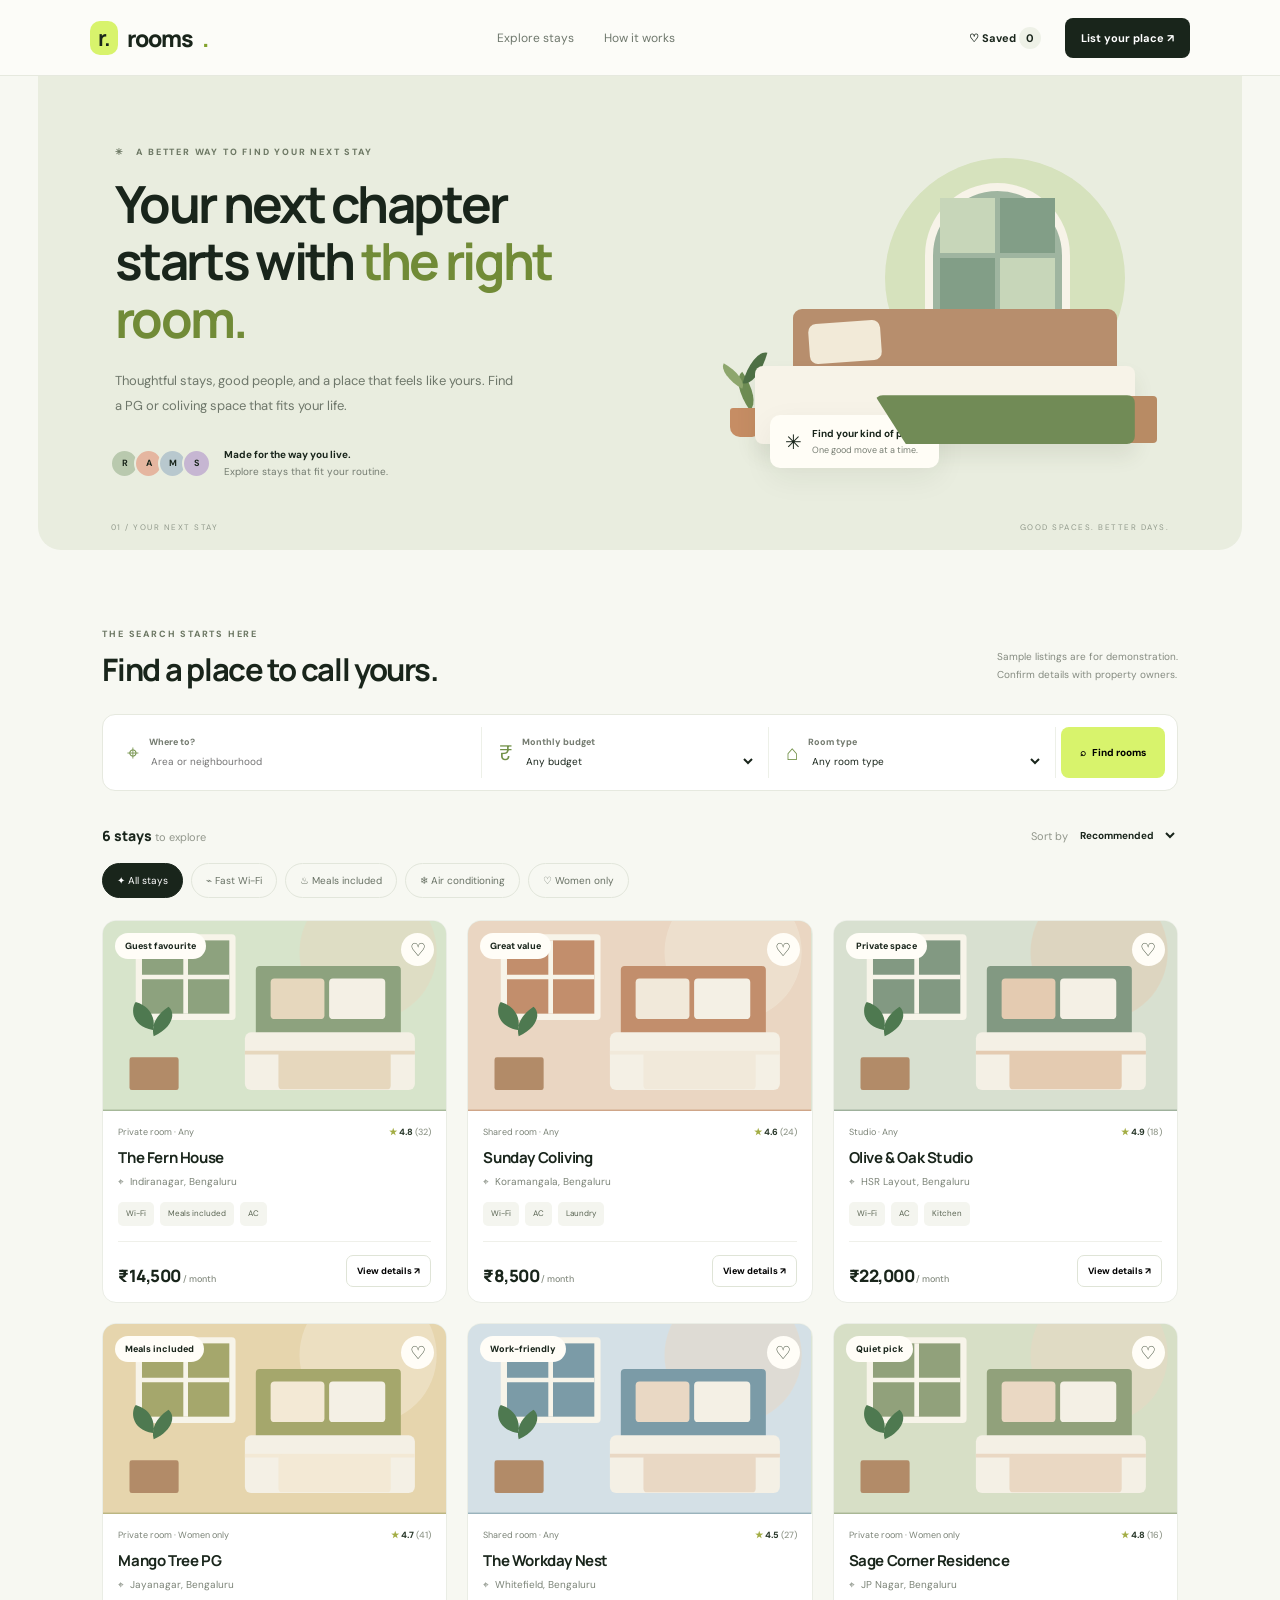
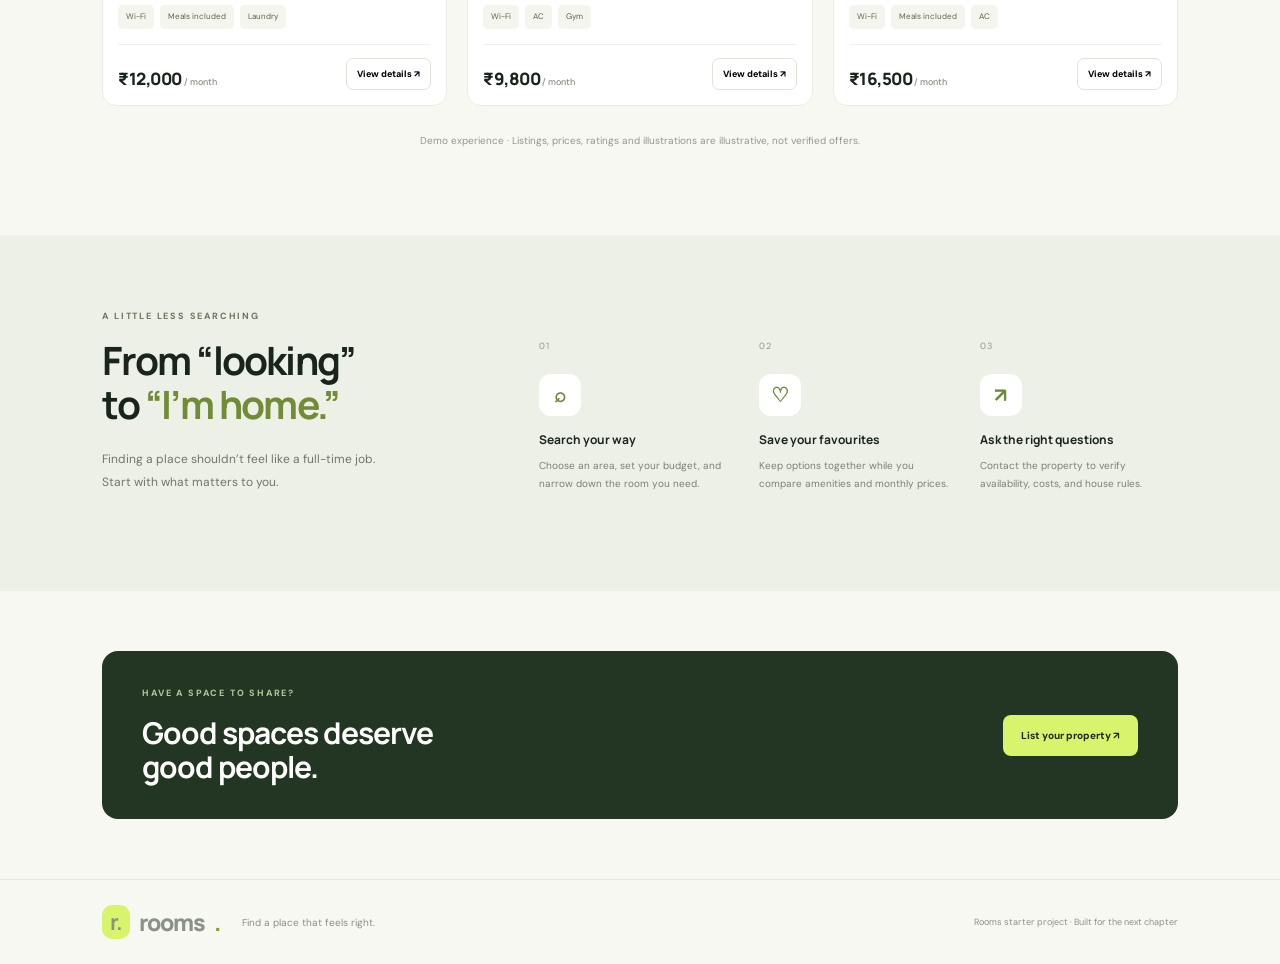
<file: index.html>
<!doctype html>
<html lang="en"><head><meta charset="utf-8"><meta name="viewport" content="width=device-width,initial-scale=1"><meta name="theme-color" content="#17231a"><meta name="description" content="Explore PG rooms and coliving stays with Rooms."><title>Rooms — Find a place that feels right</title><link rel="preconnect" href="https://fonts.googleapis.com"><link href="https://fonts.googleapis.com/css2?family=DM+Sans:wght@400;500;600;700&family=Manrope:wght@400;600;700;800&display=swap" rel="stylesheet"><link rel="stylesheet" href="styles.css"><script src="app.js" defer></script></head>
<body><header class="topbar"><a class="brand" href="#"><b>r.</b> rooms<span>.</span></a><nav><a href="#explore">Explore stays</a><a href="#how">How it works</a></nav><div class="head-actions"><button id="savedToggle">♡ Saved <i id="savedCount">0</i></button><a class="host" href="mailto:hello@rooms.example?subject=List%20my%20property">List your place ↗</a></div></header>
<main><section class="hero"><div class="hero-copy"><p class="eyebrow">✳ &nbsp; A BETTER WAY TO FIND YOUR NEXT STAY</p><h1>Your next chapter<br>starts with <em>the right room.</em></h1><p class="lead">Thoughtful stays, good people, and a place that feels like yours. Find a PG or coliving space that fits your life.</p><div class="trust"><span class="avatars"><b>R</b><b>A</b><b>M</b><b>S</b></span><p><strong>Made for the way you live.</strong><br>Explore stays that fit your routine.</p></div></div><div class="hero-art" aria-label="Illustration of a welcoming bedroom"><div class="sun"></div><div class="window"><i></i><i></i><i></i><i></i></div><div class="plant"><i></i><i></i><i></i><b></b></div><div class="bed"><div class="headboard"></div><div class="pillow"></div><div class="mattress"></div><div class="blanket"></div></div><div class="table"></div><div class="art-note">✳ <span><b>Find your kind of place</b><small>One good move at a time.</small></span></div></div><div class="hero-foot"><span>01 / YOUR NEXT STAY</span><span>GOOD SPACES. BETTER DAYS.</span></div></section>
<section class="explore" id="explore"><div class="section-head"><div><p class="eyebrow">THE SEARCH STARTS HERE</p><h2>Find a place to call yours.</h2></div><p class="note">Sample listings are for demonstration.<br>Confirm details with property owners.</p></div>
<form id="searchForm" class="search"><label>⌖ <span><small>Where to?</small><input id="location" placeholder="Area or neighbourhood" type="search"></span></label><label>₹ <span><small>Monthly budget</small><select id="budget"><option value="any">Any budget</option><option value="10000">Up to ₹10,000</option><option value="15000">Up to ₹15,000</option><option value="20000">Up to ₹20,000</option><option value="25000">Up to ₹25,000</option></select></span></label><label>⌂ <span><small>Room type</small><select id="type"><option value="all">Any room type</option><option>Private room</option><option>Shared room</option><option>Studio</option></select></span></label><button class="search-btn">⌕ &nbsp; Find rooms</button></form>
<div class="toolbar"><div><strong id="resultCount">6 stays</strong><span> to explore</span></div><label>Sort by <select id="sort"><option value="recommended">Recommended</option><option value="price-asc">Price: low to high</option><option value="price-desc">Price: high to low</option><option value="rating">Top rated</option></select></label></div>
<div class="chips"><button class="chip active" data-filter="all">✦ All stays</button><button class="chip" data-filter="Wi-Fi">⌁ Fast Wi-Fi</button><button class="chip" data-filter="Meals included">♨ Meals included</button><button class="chip" data-filter="AC">❄ Air conditioning</button><button class="chip" data-filter="Women only">♡ Women only</button></div>
<div id="grid" class="grid" aria-live="polite"></div><div id="empty" class="empty hidden"><div>⌕</div><h3>No stays match just yet</h3><p>Try another area, increase your budget, or clear your filters.</p><button id="clear">Clear all filters</button></div><p class="disclaimer">Demo experience · Listings, prices, ratings and illustrations are illustrative, not verified offers.</p></section>
<section class="how" id="how"><div><p class="eyebrow">A LITTLE LESS SEARCHING</p><h2>From “looking”<br>to <em>“I’m home.”</em></h2><p class="lead">Finding a place shouldn’t feel like a full-time job. Start with what matters to you.</p></div><div class="steps"><article><small>01</small><b>⌕</b><h3>Search your way</h3><p>Choose an area, set your budget, and narrow down the room you need.</p></article><article><small>02</small><b>♡</b><h3>Save your favourites</h3><p>Keep options together while you compare amenities and monthly prices.</p></article><article><small>03</small><b>↗</b><h3>Ask the right questions</h3><p>Contact the property to verify availability, costs, and house rules.</p></article></div></section>
<section class="cta"><div><p class="eyebrow">HAVE A SPACE TO SHARE?</p><h2>Good spaces deserve<br>good people.</h2></div><a href="mailto:hello@rooms.example?subject=List%20my%20property">List your property ↗</a></section></main><footer><a class="brand" href="#"><b>r.</b> rooms<span>.</span></a><p>Find a place that feels right.</p><small>Rooms starter project · Built for the next chapter</small></footer>
<dialog id="dialog"><button id="close" class="close" aria-label="Close">×</button><div id="details"></div></dialog><div id="toast" role="status" aria-live="polite"></div></body></html>
</file>
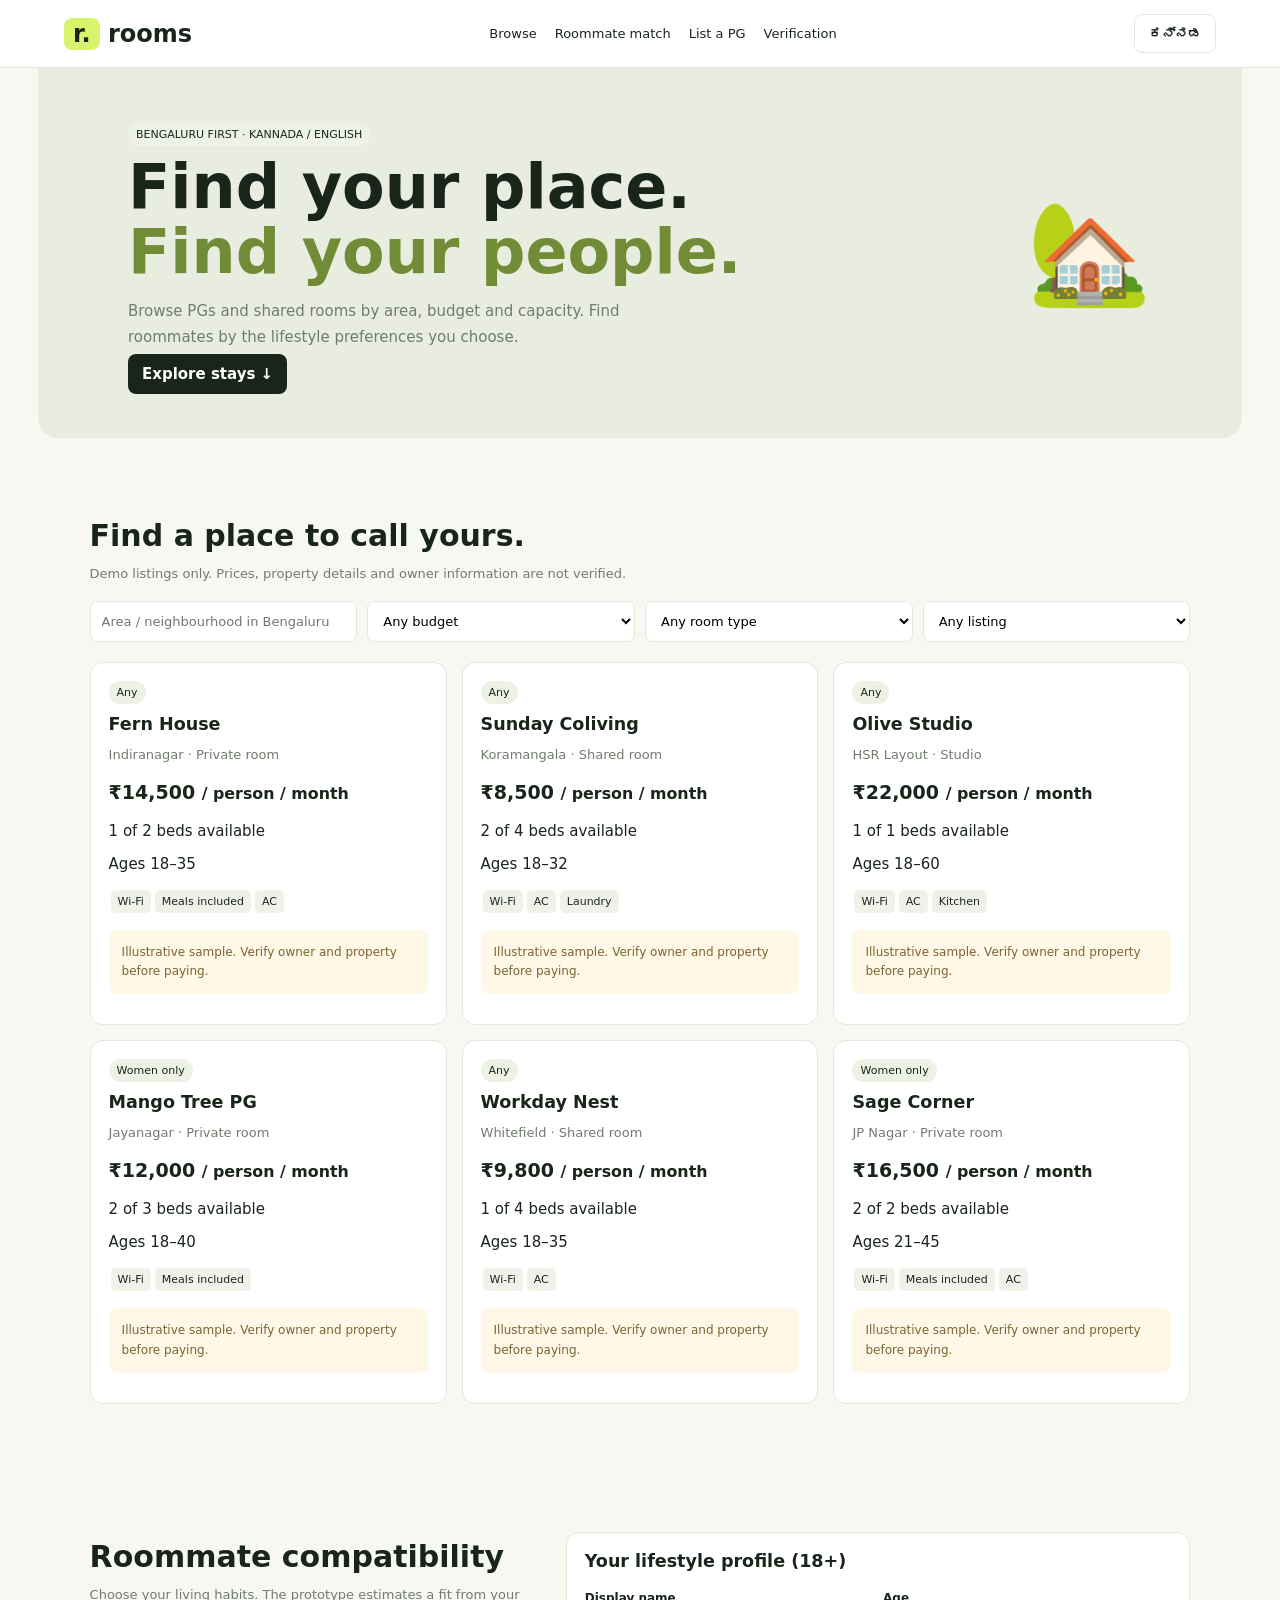
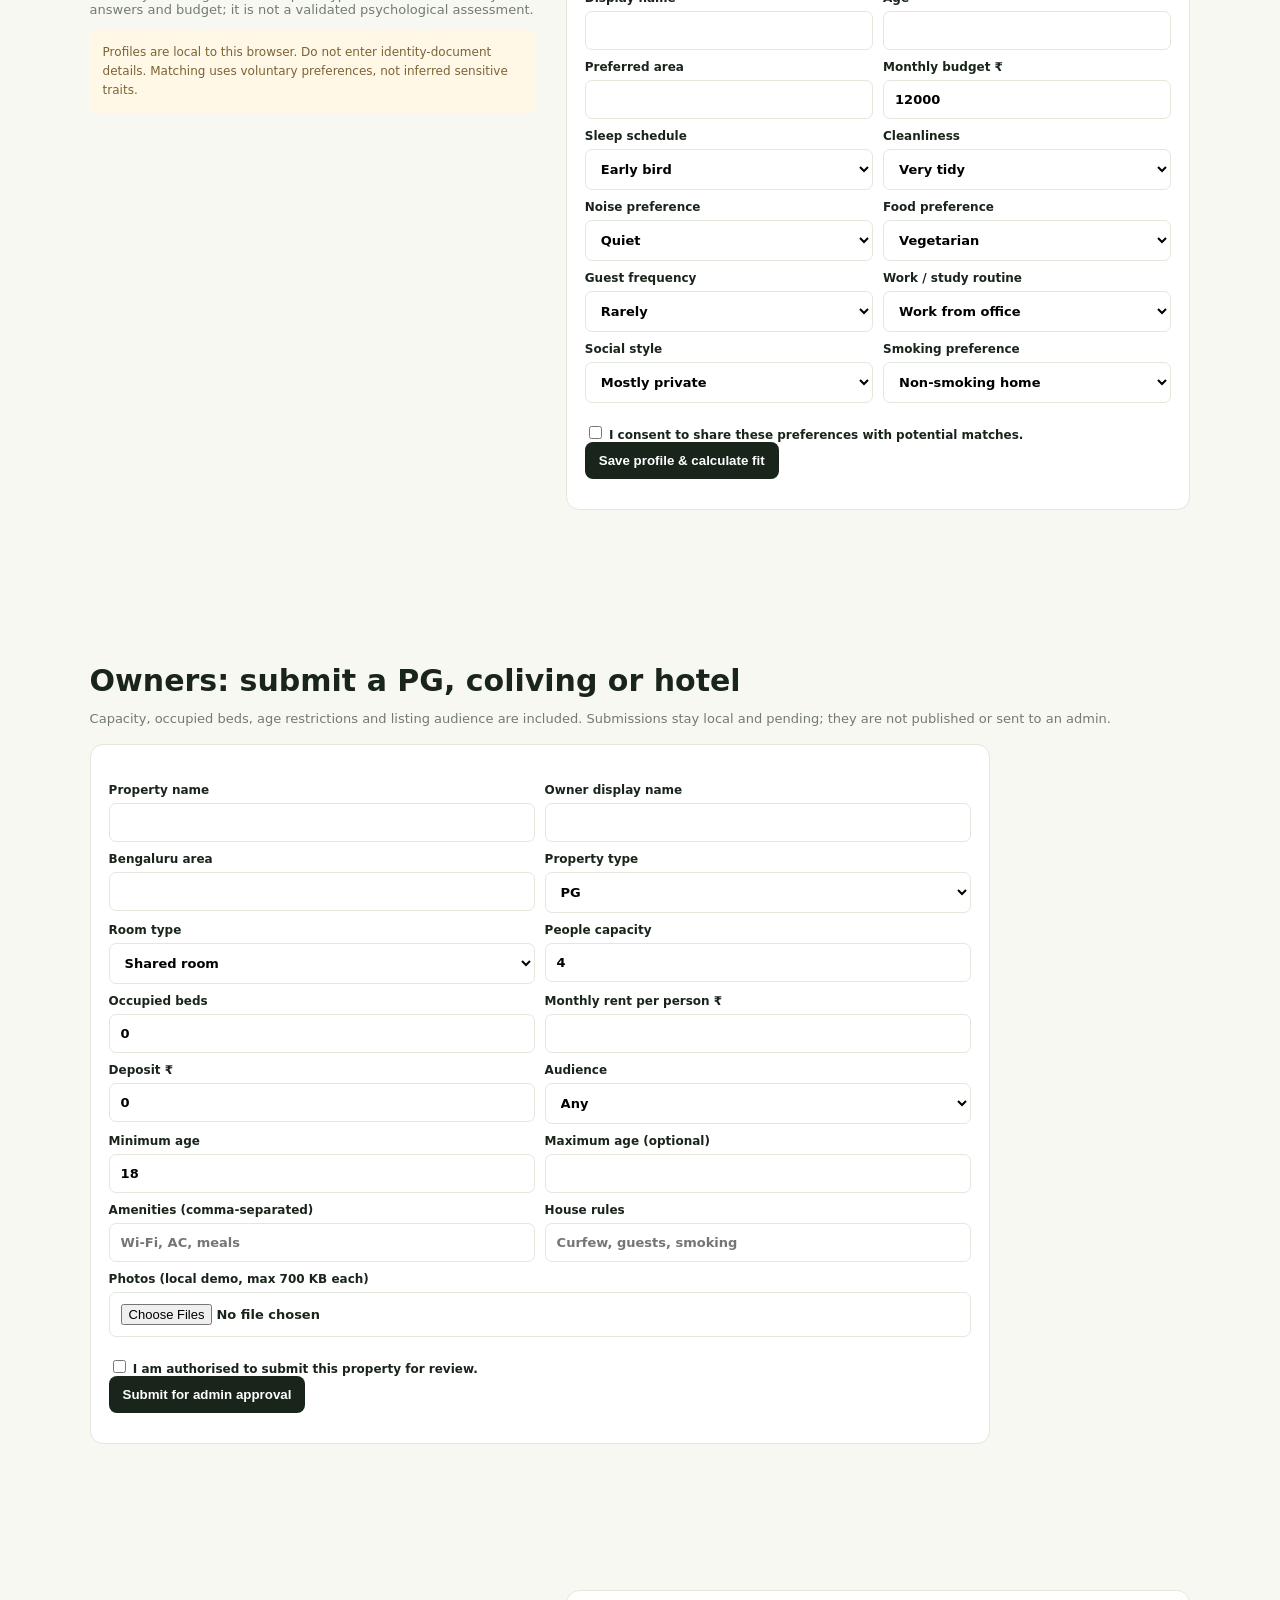
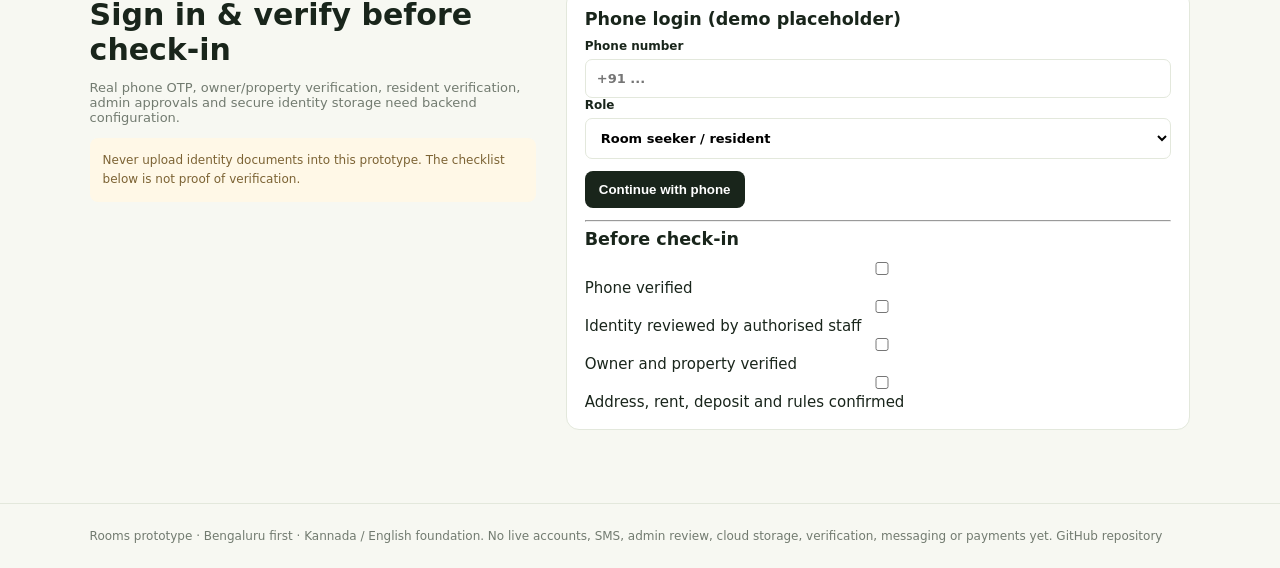
<file: rooms-v2.html>
<!doctype html>
<html lang="en"><meta charset="utf-8"><meta name="viewport" content="width=device-width,initial-scale=1"><title>Rooms — Bengaluru PG & Roommate Finder</title>
<style>
:root{--ink:#19251b;--paper:#f7f8f2;--green:#d8f36c;--muted:#727b70;--line:#e3e8dc}*{box-sizing:border-box}body{margin:0;background:var(--paper);color:var(--ink);font:15px system-ui,sans-serif}header{position:sticky;top:0;background:#fff;padding:14px 5%;display:flex;justify-content:space-between;align-items:center;border-bottom:1px solid var(--line);z-index:2;gap:12px;flex-wrap:wrap}a{color:inherit;text-decoration:none}.brand{font-size:24px;font-weight:900}.brand b{background:var(--green);padding:2px 9px;border-radius:8px}nav{display:flex;gap:18px;font-size:13px}button,.btn{border:0;border-radius:8px;padding:11px 14px;background:var(--ink);color:white;font-weight:700;cursor:pointer}button.alt,.btn.alt{background:white;color:var(--ink);border:1px solid var(--line)}.hero{background:#e9eddf;margin:0 3%;padding:55px 7%;border-radius:0 0 20px 20px;display:flex;align-items:center;justify-content:space-between;gap:25px}.hero h1{font-size:clamp(36px,5vw,62px);line-height:1.05;margin:8px 0}.hero em{color:#718b37;font-style:normal}.hero p{color:var(--muted);line-height:1.7;max-width:550px}.hero .art{font-size:100px}.section{padding:55px 7%;max-width:1400px;margin:auto}.section h2{font-size:30px;margin-bottom:6px}.muted{color:var(--muted);font-size:13px}.filters,.formgrid{display:grid;grid-template-columns:repeat(4,minmax(0,1fr));gap:10px;margin:20px 0}.filters input,.filters select,input,select,textarea{min-width:0;width:100%;padding:11px;border:1px solid var(--line);border-radius:7px;background:white;font:inherit;font-size:13px}.cards{display:grid;grid-template-columns:repeat(3,minmax(0,1fr));gap:15px}.card,.panel{background:white;border:1px solid var(--line);border-radius:13px;padding:18px}.card h3{margin:10px 0 5px}.tag{display:inline-block;background:#eef2e5;padding:5px 8px;border-radius:20px;font-size:11px}.price{font-size:19px;font-weight:800}.formgrid{grid-template-columns:repeat(2,minmax(0,1fr))}.field{display:flex;flex-direction:column;gap:6px;font-size:12px;font-weight:700}.wide{grid-column:1/-1}.panel{max-width:900px;margin:18px 0}.panel h3{margin:0 0 10px}.status{font-size:12px;color:#5d7337;line-height:1.6}.pill{display:inline-block;background:#f0f2ea;border-radius:5px;padding:5px 7px;font-size:11px;margin:2px}.notice{padding:13px;background:#fff8e7;border-radius:8px;color:#7c6334;font-size:12px;line-height:1.6}.split{display:grid;grid-template-columns:1fr 1.4fr;gap:30px}.match{border:1px solid var(--line);padding:13px;border-radius:9px;background:white}.match strong{font-size:20px;color:#58712b}footer{border-top:1px solid var(--line);padding:25px 7%;font-size:12px;color:var(--muted)}@media(max-width:800px){.hero .art{display:none}.cards{grid-template-columns:repeat(2,minmax(0,1fr))}.filters{grid-template-columns:repeat(2,minmax(0,1fr))}.split{grid-template-columns:1fr}}@media(max-width:500px){nav{width:100%;order:3;overflow:auto}.cards{grid-template-columns:1fr}.formgrid{grid-template-columns:1fr}.wide{grid-column:auto}.section{padding:35px 5%}.hero{padding:40px 6%}}
</style>
<header><a class="brand" href="#"><b>r.</b> rooms</a><nav><a href="#browse">Browse</a><a href="#profile">Roommate match</a><a href="#owner">List a PG</a><a href="#verify">Verification</a></nav><button id="language" class="alt">ಕನ್ನಡ</button></header>
<section class="hero"><div><span class="tag">BENGALURU FIRST · KANNADA / ENGLISH</span><h1>Find your place.<br><em>Find your people.</em></h1><p>Browse PGs and shared rooms by area, budget and capacity. Find roommates by the lifestyle preferences you choose.</p><a class="btn" href="#browse">Explore stays ↓</a></div><div class="art" aria-hidden="true">🏡</div></section>
<section class="section" id="browse"><h2>Find a place to call yours.</h2><p class="muted">Demo listings only. Prices, property details and owner information are not verified.</p><div class="filters"><input id="q" placeholder="Area / neighbourhood in Bengaluru"><select id="budget"><option value="999999">Any budget</option><option value="10000">Up to ₹10,000</option><option value="15000">Up to ₹15,000</option><option value="20000">Up to ₹20,000</option></select><select id="room"><option>Any room type</option><option>Shared room</option><option>Private room</option><option>Studio</option></select><select id="audience"><option>Any listing</option><option>Women only</option><option>Men only</option></select></div><div id="cards" class="cards"></div></section>
<section class="section split" id="profile"><div><h2>Roommate compatibility</h2><p class="muted">Choose your living habits. The prototype estimates a fit from your answers and budget; it is not a validated psychological assessment.</p><div class="notice">Profiles are local to this browser. Do not enter identity-document details. Matching uses voluntary preferences, not inferred sensitive traits.</div></div><form id="profileForm" class="panel"><h3>Your lifestyle profile (18+)</h3><div class="formgrid"><label class="field">Display name<input name="name" required maxlength="50"></label><label class="field">Age<input name="age" type="number" min="18" max="100" required></label><label class="field">Preferred area<input name="area" required></label><label class="field">Monthly budget ₹<input name="budget" type="number" min="0" value="12000" required></label><label class="field">Sleep schedule<select name="sleep"><option>Early bird</option><option>Night owl</option><option>Flexible</option></select></label><label class="field">Cleanliness<select name="clean"><option>Very tidy</option><option>Balanced</option><option>Relaxed</option></select></label><label class="field">Noise preference<select name="noise"><option>Quiet</option><option>Balanced</option><option>Lively</option></select></label><label class="field">Food preference<select name="food"><option>Vegetarian</option><option>Non-vegetarian</option><option>Vegan</option><option>No preference</option></select></label><label class="field">Guest frequency<select name="guests"><option>Rarely</option><option>Sometimes</option><option>Often</option></select></label><label class="field">Work / study routine<select name="routine"><option>Work from office</option><option>Work from home</option><option>Student</option><option>Flexible</option></select></label><label class="field">Social style<select name="social"><option>Mostly private</option><option>Balanced</option><option>Very social</option></select></label><label class="field">Smoking preference<select name="smoking"><option>Non-smoking home</option><option>Smoking okay</option></select></label></div><label class="field"><span><input type="checkbox" name="consent" required style="width:auto"> I consent to share these preferences with potential matches.</span></label><button>Save profile & calculate fit</button><p id="profileStatus" class="status"></p><div id="matches" class="cards"></div></form></section>
<section class="section" id="owner"><h2>Owners: submit a PG, coliving or hotel</h2><p class="muted">Capacity, occupied beds, age restrictions and listing audience are included. Submissions stay local and pending; they are not published or sent to an admin.</p><form id="listingForm" class="panel"><div class="formgrid"><label class="field">Property name<input name="name" required></label><label class="field">Owner display name<input name="owner" required></label><label class="field">Bengaluru area<input name="area" required></label><label class="field">Property type<select name="kind"><option>PG</option><option>Coliving</option><option>Hotel</option><option>Hostel</option><option>Apartment</option></select></label><label class="field">Room type<select name="room"><option>Shared room</option><option>Private room</option><option>Studio</option></select></label><label class="field">People capacity<input name="capacity" type="number" min="1" max="30" value="4" required></label><label class="field">Occupied beds<input name="occupied" type="number" min="0" max="30" value="0" required></label><label class="field">Monthly rent per person ₹<input name="price" type="number" min="0" required></label><label class="field">Deposit ₹<input name="deposit" type="number" min="0" value="0"></label><label class="field">Audience<select name="audience"><option>Any</option><option>Women only</option><option>Men only</option></select></label><label class="field">Minimum age<input name="minAge" type="number" min="18" max="100" value="18" required></label><label class="field">Maximum age (optional)<input name="maxAge" type="number" min="18" max="100"></label><label class="field">Amenities (comma-separated)<input name="amenities" placeholder="Wi-Fi, AC, meals"></label><label class="field">House rules<input name="rules" placeholder="Curfew, guests, smoking"></label><label class="field wide">Photos (local demo, max 700 KB each)<input name="photos" type="file" accept="image/*" multiple></label></div><label class="field"><span><input type="checkbox" name="confirm" required style="width:auto"> I am authorised to submit this property for review.</span></label><button>Submit for admin approval</button><p id="listingStatus" class="status"></p></form></section>
<section class="section split" id="verify"><div><h2>Sign in & verify before check-in</h2><p class="muted">Real phone OTP, owner/property verification, resident verification, admin approvals and secure identity storage need backend configuration.</p><div class="notice">Never upload identity documents into this prototype. The checklist below is not proof of verification.</div></div><div class="panel"><h3>Phone login (demo placeholder)</h3><form id="authForm"><label class="field">Phone number<input name="phone" type="tel" pattern="[+0-9 ()-]{8,20}" placeholder="+91 ..." required></label><label class="field">Role<select name="role"><option>Room seeker / resident</option><option>Property owner</option></select></label><button style="margin-top:12px">Continue with phone</button><p id="authStatus" class="status"></p></form><hr><h3>Before check-in</h3><label><input type="checkbox"> Phone verified</label><br><label><input type="checkbox"> Identity reviewed by authorised staff</label><br><label><input type="checkbox"> Owner and property verified</label><br><label><input type="checkbox"> Address, rent, deposit and rules confirmed</label></div></section>
<footer>Rooms prototype · Bengaluru first · Kannada / English foundation. No live accounts, SMS, admin review, cloud storage, verification, messaging or payments yet. <a href="https://github.com/nohith/Rooms">GitHub repository</a></footer>
<script>
const seed=[{id:1,name:"Fern House",area:"Indiranagar",room:"Private room",price:14500,capacity:2,occupied:1,audience:"Any",minAge:18,maxAge:35,amenities:["Wi-Fi","Meals included","AC"]},{id:2,name:"Sunday Coliving",area:"Koramangala",room:"Shared room",price:8500,capacity:4,occupied:2,audience:"Any",minAge:18,maxAge:32,amenities:["Wi-Fi","AC","Laundry"]},{id:3,name:"Olive Studio",area:"HSR Layout",room:"Studio",price:22000,capacity:1,occupied:0,audience:"Any",minAge:18,maxAge:60,amenities:["Wi-Fi","AC","Kitchen"]},{id:4,name:"Mango Tree PG",area:"Jayanagar",room:"Private room",price:12000,capacity:3,occupied:1,audience:"Women only",minAge:18,maxAge:40,amenities:["Wi-Fi","Meals included"]},{id:5,name:"Workday Nest",area:"Whitefield",room:"Shared room",price:9800,capacity:4,occupied:3,audience:"Any",minAge:18,maxAge:35,amenities:["Wi-Fi","AC"]},{id:6,name:"Sage Corner",area:"JP Nagar",room:"Private room",price:16500,capacity:2,occupied:0,audience:"Women only",minAge:21,maxAge:45,amenities:["Wi-Fi","Meals included","AC"]}];
function get(k,d){try{return JSON.parse(localStorage.getItem("rooms-"+k))||d}catch(e){return d}}function set(k,v){try{localStorage.setItem("rooms-"+k,JSON.stringify(v))}catch(e){}}function esc(s){return String(s||"").replace(/[&<>"']/g,c=>({"&":"&amp;","<":"&lt;",">":"&gt;",'"':"&quot;","'":"&#39;"}[c]))}function cash(n){return "₹"+Number(n).toLocaleString("en-IN")}let custom=get("listings",[]),profile=get("profile",null);
function listings(){return custom.concat(seed)}function draw(){let q=document.querySelector("#q").value.toLowerCase(),b=+document.querySelector("#budget").value,r=document.querySelector("#room").value,a=document.querySelector("#audience").value;let arr=listings().filter(x=>x.status!=="pending"&&Number(x.capacity)>Number(x.occupied)&&(!q||(x.area+" "+x.name).toLowerCase().includes(q))&&x.price<=b&&(r==="Any room type"||x.room===r)&&(a==="Any listing"||x.audience===a));document.querySelector("#cards").innerHTML=arr.map(x=>'<article class="card"><span class="tag">'+esc(x.audience||"Any")+'</span><h3>'+esc(x.name)+'</h3><p class="muted">'+esc(x.area)+' · '+esc(x.room)+'</p><p class="price">'+cash(x.price)+' <small>/ person / month</small></p><p>'+Math.max(0,x.capacity-x.occupied)+' of '+x.capacity+' beds available</p><p>Ages '+x.minAge+(x.maxAge?"–"+x.maxAge:"+")+'</p><p>'+((x.amenities||[]).map(t=>'<span class="pill">'+esc(t)+'</span>').join(""))+'</p><p class="notice">Illustrative sample. Verify owner and property before paying.</p></article>').join("")||'<p class="muted">No results. Widen your filters.</p>'}
["q","budget","room","audience"].forEach(id=>document.getElementById(id).addEventListener("input",draw));draw();
function fit(a,p){let keys=["sleep","clean","noise","food","guests","routine","social","smoking"],score=0,n=0;keys.forEach(k=>{if(a[k]){n++;if(a[k]===p[k])score++}});return Math.round((n?score/n*.8:.4)*100+(Number(a.price)<=p.budget?20:0))}
document.querySelector("#profileForm").addEventListener("submit",e=>{e.preventDefault();let f=new FormData(e.target),p=Object.fromEntries(f.entries());p.age=+p.age;p.budget=+p.budget;if(p.age<18){document.querySelector("#profileStatus").textContent="This pilot is for adults aged 18+.";return}profile=p;set("profile",p);document.querySelector("#profileStatus").textContent="Saved in this browser only. Seed listings do not contain detailed roommate preferences, so scores are early estimates, not true person-to-person matches.";document.querySelector("#matches").innerHTML=listings().filter(x=>x.status!=="pending"&&x.audience==="Any"&&x.price<=p.budget&&p.age>=x.minAge&&(!x.maxAge||p.age<=x.maxAge)&&x.capacity>x.occupied).map(x=>'<div class="match"><b>'+esc(x.name)+'</b><p>'+esc(x.area)+' · '+cash(x.price)+'</p><strong>'+fit(x,p)+'% budget/profile fit</strong><p class="muted">Property-level estimate, not roommate compatibility.</p></div>').join("")||"No sample listings match these filters."});
document.querySelector("#listingForm").addEventListener("submit",async e=>{e.preventDefault();let f=new FormData(e.target),x=Object.fromEntries(f.entries());x.capacity=+x.capacity;x.occupied=+x.occupied;x.price=+x.price;x.deposit=+x.deposit;x.minAge=+x.minAge;x.maxAge=x.maxAge?+x.maxAge:null;if(x.occupied>x.capacity){document.querySelector("#listingStatus").textContent="Occupied beds cannot exceed room capacity.";return}if(x.maxAge&&x.maxAge<x.minAge){document.querySelector("#listingStatus").textContent="Maximum age must be at least the minimum age.";return}let files=Array.from(e.target.elements.photos.files);if(files.some(z=>z.size>700000)){document.querySelector("#listingStatus").textContent="Each demo photo must be below 700 KB.";return}try{x.photos=await Promise.all(files.map(z=>new Promise((resolve,reject)=>{let r=new FileReader();r.onload=()=>resolve(r.result);r.onerror=reject;r.readAsDataURL(z)})))}catch(err){document.querySelector("#listingStatus").textContent="Could not read photos.";return}x.amenities=String(x.amenities||"").split(",").map(z=>z.trim()).filter(Boolean);x.id="local-"+Date.now();x.status="pending";x.submittedAt=new Date().toISOString();custom.unshift(x);set("listings",custom);document.querySelector("#listingStatus").textContent="Saved as pending in this browser. Not sent to admin and not published to other users.";e.target.reset();});
document.querySelector("#authForm").addEventListener("submit",e=>{e.preventDefault();document.querySelector("#authStatus").textContent="Demo only: no SMS was sent and no account was created. Configure Supabase Phone Auth and an SMS provider for real OTP login."});
document.querySelector("#language").addEventListener("click",e=>{let kn=document.documentElement.lang!=="kn";document.documentElement.lang=kn?"kn":"en";e.target.textContent=kn?"English":"ಕನ್ನಡ";document.querySelector(".hero h1").innerHTML=kn?"ನಿಮ್ಮ ಸ್ಥಳ ಹುಡುಕಿ.<br><em>ನಿಮ್ಮ ಜನರನ್ನು ಹುಡುಕಿ.</em>":"Find your place.<br><em>Find your people.</em>";document.querySelector(".hero p").textContent=kn?"ಬೆಂಗಳೂರು PG ಮತ್ತು ಹಂಚಿಕೊಂಡ ಕೊಠಡಿಗಳನ್ನು ಪ್ರದೇಶ, ಬಜೆಟ್ ಮತ್ತು ಸಾಮರ್ಥ್ಯದ ಆಧಾರದಲ್ಲಿ ಹುಡುಕಿ.":"Browse PGs and shared rooms by area, budget and capacity. Find roommates by the lifestyle preferences you choose.";});
</script></html>
</file>
<file: styles.css>
:root{--ink:#19251b;--muted:#7a8276;--paper:#f7f8f2;--green:#d8f36c;--line:#e6e9df}*{box-sizing:border-box}html{scroll-behavior:smooth;scroll-padding-top:80px}body{margin:0;background:var(--paper);color:var(--ink);font-family:"DM Sans",sans-serif}button,input,select{font:inherit}button,a{cursor:pointer}a{color:inherit;text-decoration:none}.topbar{height:76px;padding:0 7%;display:flex;align-items:center;justify-content:space-between;background:#fcfcf8;border-bottom:1px solid var(--line);position:sticky;top:0;z-index:5}.brand{font:800 23px Manrope,sans-serif;letter-spacing:-1px;display:flex;align-items:center;gap:9px}.brand b{font-size:22px;background:var(--green);border-radius:10px;padding:2px 8px}.brand span{color:#83a32d}.topbar nav{display:flex;gap:30px;font-size:12px;color:#6f786d}.head-actions{display:flex;align-items:center;gap:18px;font-size:11px;font-weight:700}.head-actions button{border:0;background:none;color:var(--ink);font-weight:700}.head-actions i{font-style:normal;background:#eef1e7;border-radius:50%;padding:4px 7px}.host{background:var(--ink);color:#fff;padding:13px 16px;border-radius:8px}.hero{position:relative;min-height:465px;margin:0 3%;padding:70px 6%;background:#e9eddf;border-radius:0 0 23px 23px;display:grid;grid-template-columns:1fr .9fr;align-items:center;overflow:hidden}.hero-copy{z-index:1}.eyebrow{font-size:9px;letter-spacing:1.8px;font-weight:800;color:#6d7864;margin:0 0 17px}.hero h1,.section-head h2,.how h2,.cta h2{font:700 clamp(35px,4vw,57px)/1.12 Manrope,sans-serif;letter-spacing:-2.7px;margin:0}.hero h1 em,.how h2 em{font-style:normal;color:#718b37}.lead{font-size:13px;line-height:1.9;color:#6e776a;max-width:400px;margin:22px 0}.trust{display:flex;align-items:center;gap:13px;margin-top:28px}.avatars{display:flex}.avatars b{display:grid;place-items:center;margin-left:-5px;width:29px;height:29px;border-radius:50%;border:2px solid #e9eddf;background:#b9c9ae;font-size:9px}.avatars b:nth-child(2){background:#e5b6a0}.avatars b:nth-child(3){background:#b8c8ce}.avatars b:nth-child(4){background:#c6b6d2}.trust p{font-size:10px;line-height:1.7;margin:0;color:#737b70}.trust strong{color:var(--ink)}.hero-art{height:310px;max-width:450px;width:100%;justify-self:end;position:relative}.sun{position:absolute;width:240px;height:240px;border-radius:50%;background:#d6e2bd;right:40px;top:0}.window{position:absolute;right:95px;top:25px;width:145px;height:145px;border:8px solid #f7f3e8;border-radius:80px 80px 3px 3px;background:#9fb5a0;display:grid;grid-template-columns:1fr 1fr;gap:5px;padding:7px}.window i{background:#c7d6b9}.window i:nth-child(2),.window i:nth-child(3){background:#829e87}.bed{position:absolute;bottom:24px;left:40px;right:30px;height:135px}.headboard{position:absolute;left:38px;right:18px;top:0;height:80px;border-radius:9px 9px 0 0;background:#b78e6d}.mattress{position:absolute;bottom:0;left:0;right:0;height:78px;border-radius:8px;background:#f7f3e8;box-shadow:0 12px 20px #3b4b2d18}.pillow{position:absolute;z-index:1;top:13px;left:54px;width:72px;height:40px;border-radius:8px;background:#f2ead8;transform:rotate(-4deg)}.blanket{position:absolute;z-index:2;left:120px;right:0;bottom:0;height:49px;background:#718b56;border-radius:8px;clip-path:polygon(0 0,100% 0,100% 100%,12% 100%)}.plant{position:absolute;bottom:31px;left:10px;width:40px;height:85px}.plant i{position:absolute;bottom:28px;left:13px;width:16px;height:36px;border-radius:100% 0 100% 0;background:#6e8d54;transform:rotate(-35deg)}.plant i:nth-child(2){left:0;bottom:43px;transform:rotate(-60deg) scale(.8);background:#8da66d}.plant i:nth-child(3){left:22px;bottom:51px;transform:rotate(15deg);background:#4e7045}.plant b{position:absolute;bottom:0;left:5px;width:32px;height:29px;background:#c68d64;border-radius:3px 3px 10px 10px}.table{position:absolute;right:8px;bottom:25px;width:35px;height:47px;background:#b88b64;border-radius:4px}.art-note{position:absolute;bottom:0;left:55px;background:#fffdf6;padding:12px 15px;border-radius:10px;display:flex;gap:10px;align-items:center;box-shadow:0 10px 30px #1d2b1710;font-size:20px}.art-note>span{display:flex;flex-direction:column;gap:4px}.art-note b{font-size:10px}.art-note small{font-size:9px;color:#777e73}.hero-foot{position:absolute;bottom:18px;left:6%;right:6%;display:flex;justify-content:space-between;font-size:8px;letter-spacing:1.5px;color:#929a8c}.explore{max-width:1300px;margin:auto;padding:78px 8%}.section-head{display:flex;align-items:end;justify-content:space-between;margin-bottom:27px}.section-head .eyebrow{margin-bottom:12px}.section-head h2{font-size:31px;letter-spacing:-1.3px}.note{font-size:10px;line-height:1.8;color:#858b80;margin:0 0 3px}.search{display:grid;grid-template-columns:1.3fr 1fr 1fr auto;gap:5px;padding:12px;background:#fff;border:1px solid var(--line);border-radius:13px}.search label{display:flex;align-items:center;gap:10px;padding:9px 12px;border-right:1px solid #edf0e8;color:#719047;font-size:21px;min-width:0}.search label span{display:flex;flex-direction:column;gap:6px;min-width:0;width:100%}.search small{font-size:9px;color:#747b70;font-weight:800}.search input,.search select{width:100%;min-width:0;border:0;outline:0;background:transparent;color:var(--ink);font-size:10px}.search-btn{border:0;border-radius:8px;background:var(--green);padding:0 19px;font-size:10px;font-weight:800;white-space:nowrap}.toolbar{display:flex;justify-content:space-between;align-items:center;margin:35px 0 18px;font-size:11px;color:#92978c}.toolbar strong{font:800 14px Manrope,sans-serif;color:var(--ink)}.toolbar label{display:flex;align-items:center;gap:8px}.toolbar select{border:0;background:transparent;font-size:10px;font-weight:700;color:var(--ink);outline:0}.chips{display:flex;gap:8px;flex-wrap:wrap;margin-bottom:22px}.chip{border:1px solid #e2e6db;background:transparent;border-radius:30px;padding:10px 14px;font-size:10px;color:#687164}.chip.active{background:var(--ink);border-color:var(--ink);color:white}.grid{display:grid;grid-template-columns:repeat(3,minmax(0,1fr));gap:20px}.card{background:#fff;border:1px solid #eaede5;border-radius:14px;overflow:hidden;transition:transform .2s,box-shadow .2s}.card:hover{transform:translateY(-4px);box-shadow:0 18px 50px #1d2b1710}.photo{height:190px;position:relative;background:#dce5d4}.photo svg{width:100%;height:100%;display:block}.tag{position:absolute;left:12px;top:12px;background:#fffdf7;padding:7px 10px;border-radius:30px;font-size:9px;font-weight:800}.heart{position:absolute;right:12px;top:12px;border:0;border-radius:50%;background:#fffdf7;width:33px;height:33px;font-size:18px;color:#34422e}.heart.saved{background:var(--green)}.card-body{padding:15px}.kicker{display:flex;justify-content:space-between;gap:5px;color:#7b8377;font-size:9px;margin-bottom:9px}.rating{color:#29382a;font-weight:800;white-space:nowrap}.rating span{color:#a3ad44}.card h3{font:700 15px Manrope,sans-serif;letter-spacing:-.4px;margin:0 0 7px}.location{font-size:10px;color:#7b8377;margin:0 0 14px}.amenities{display:flex;flex-wrap:wrap;gap:6px;min-height:24px}.amenity{background:#f4f5ef;border-radius:5px;padding:6px 8px;font-size:8px;color:#596452}.card-footer{display:flex;align-items:end;justify-content:space-between;border-top:1px solid #eff0ea;margin-top:15px;padding-top:13px;gap:5px}.price{font:800 17px Manrope,sans-serif;letter-spacing:-.5px;white-space:nowrap}.price small{font:500 9px "DM Sans",sans-serif;color:#858c80;letter-spacing:0}.details{border:1px solid #dfe4d7;background:#fff;border-radius:7px;padding:9px 10px;font-size:9px;font-weight:800;white-space:nowrap}.details:hover{background:var(--ink);color:white}.hidden{display:none!important}.empty{text-align:center;padding:55px 15px}.empty>div{font-size:28px;margin:auto;background:#e8eddf;border-radius:16px;width:55px;height:55px;display:grid;place-items:center}.empty h3{font:700 21px Manrope,sans-serif}.empty p,.disclaimer{font-size:10px;color:#92978c}.empty button{background:white;border:1px solid var(--line);border-radius:8px;padding:12px 16px;font-size:11px;font-weight:700}.disclaimer{text-align:center;margin-top:28px}.how{background:#edf0e7;padding:75px 8%;display:grid;grid-template-columns:.85fr 1.5fr;gap:7%;align-items:center}.how h2{font-size:39px;letter-spacing:-1.8px}.how .lead{font-size:12px;max-width:290px}.steps{display:grid;grid-template-columns:repeat(3,1fr);gap:22px}.steps article>small{font-size:9px;color:#92998a;letter-spacing:1px}.steps article>b{display:grid;place-items:center;width:42px;height:42px;background:white;border-radius:12px;margin:20px 0 15px;color:#6e8a38;font-size:20px}.steps h3{font:700 12px Manrope,sans-serif;margin:0 0 9px}.steps p{font-size:10px;line-height:1.8;color:#798174;margin:0}.cta{margin:60px 8%;padding:36px 40px;border-radius:16px;background:#233523;color:#fff;display:flex;align-items:center;justify-content:space-between;gap:20px}.cta .eyebrow{color:#b4c59a}.cta h2{font-size:30px;letter-spacing:-1px}.cta>a{background:var(--green);color:#1e2d1c;padding:14px 18px;border-radius:8px;font-size:10px;font-weight:800;white-space:nowrap}footer{padding:25px 8%;border-top:1px solid var(--line);display:flex;align-items:center;gap:22px;color:#8a9185;font-size:10px}footer p{margin-right:auto}footer small{font-size:9px}dialog{width:min(540px,calc(100% - 28px));max-height:86vh;overflow:auto;border:0;border-radius:17px;padding:25px;color:var(--ink);box-shadow:0 25px 100px #10171050}dialog::backdrop{background:#101810a8;backdrop-filter:blur(4px)}.close{float:right;position:sticky;top:0;border:0;border-radius:50%;background:#f0f2e9;width:32px;height:32px;font-size:22px}.detail-art{height:180px;border-radius:11px;overflow:hidden;margin:8px 0 18px}.detail-art svg{width:100%;height:100%}.detail-eyebrow{font-size:9px;letter-spacing:1.4px;color:#7a8768;font-weight:800}.detail-title{font:800 24px Manrope,sans-serif;letter-spacing:-1px;margin:8px 0}.detail-copy{font-size:11px;line-height:1.8;color:#747c70}.detail-price{font:800 22px Manrope,sans-serif}.detail-price small{font:500 10px "DM Sans",sans-serif;color:#7c8478}.contact{display:inline-block;background:var(--ink);color:#fff;padding:13px 17px;border-radius:8px;font-size:10px;font-weight:800}.warning{font-size:9px;line-height:1.7;color:#8a9185;margin-top:14px}#toast{position:fixed;bottom:20px;left:50%;transform:translate(-50%,20px);opacity:0;transition:.2s;pointer-events:none;background:#1e2b1e;color:white;padding:12px 17px;border-radius:9px;font-size:11px;z-index:10}#toast.show{opacity:1;transform:translate(-50%,0)}@media(max-width:1000px){.topbar{padding:0 4%}.hero{padding-left:5%;padding-right:5%}.explore{padding-left:5%;padding-right:5%}.grid{gap:13px}.photo{height:165px}.card-body{padding:12px}.how{padding-left:5%;padding-right:5%;gap:4%}}@media(max-width:720px){.topbar{height:65px;padding:0 5%}.topbar nav{display:none}.head-actions{gap:8px}.host{padding:11px;font-size:0}.hero{margin:0;border-radius:0 0 18px 18px;padding:48px 7% 57px;grid-template-columns:1fr}.hero h1{font-size:clamp(38px,8vw,52px)}.hero-art{justify-self:center;transform:scale(.9);transform-origin:top center;height:280px;margin-top:14px}.explore{padding:56px 5%}.section-head{align-items:start;flex-direction:column;gap:10px}.section-head h2{font-size:27px}.search{grid-template-columns:1fr 1fr}.search label{border:1px solid #edf0e8;border-radius:8px;padding:10px}.search label:first-child{grid-column:span 2}.search-btn{grid-column:span 2;height:47px}.grid{grid-template-columns:repeat(2,minmax(0,1fr));gap:12px}.photo{height:145px}.card h3{font-size:13px}.card-body{padding:11px}.price{font-size:15px}.details{padding:8px;font-size:8px}.how{grid-template-columns:1fr;padding:55px 7%;gap:22px}.how h2{font-size:35px}.steps{gap:13px}.cta{margin:35px 5%;padding:27px 23px}.cta h2{font-size:26px}footer{padding:23px 5%;gap:12px;flex-wrap:wrap}footer p{margin-right:0}footer small{width:100%}}@media(max-width:450px){.brand{font-size:20px}.hero-art{transform:scale(.82);transform-origin:top center;margin-bottom:-42px}.hero h1{letter-spacing:-2px}.grid{grid-template-columns:1fr}.photo{height:205px}.card-body{padding:15px}.card h3{font-size:15px}.price{font-size:17px}.details{font-size:9px;padding:9px 10px}.steps{grid-template-columns:1fr;gap:22px}.steps article{display:grid;grid-template-columns:42px 1fr;column-gap:12px}.steps article>small{grid-column:1;grid-row:1}.steps article>b{grid-column:1;grid-row:2;margin:8px 0 0}.steps h3{grid-column:2;grid-row:1;margin-top:0}.steps p{grid-column:2;grid-row:2}.cta{align-items:flex-start;flex-direction:column}.cta h2{font-size:28px}}@media(prefers-reduced-motion:reduce){*{scroll-behavior:auto!important;transition:none!important}}
</file>
